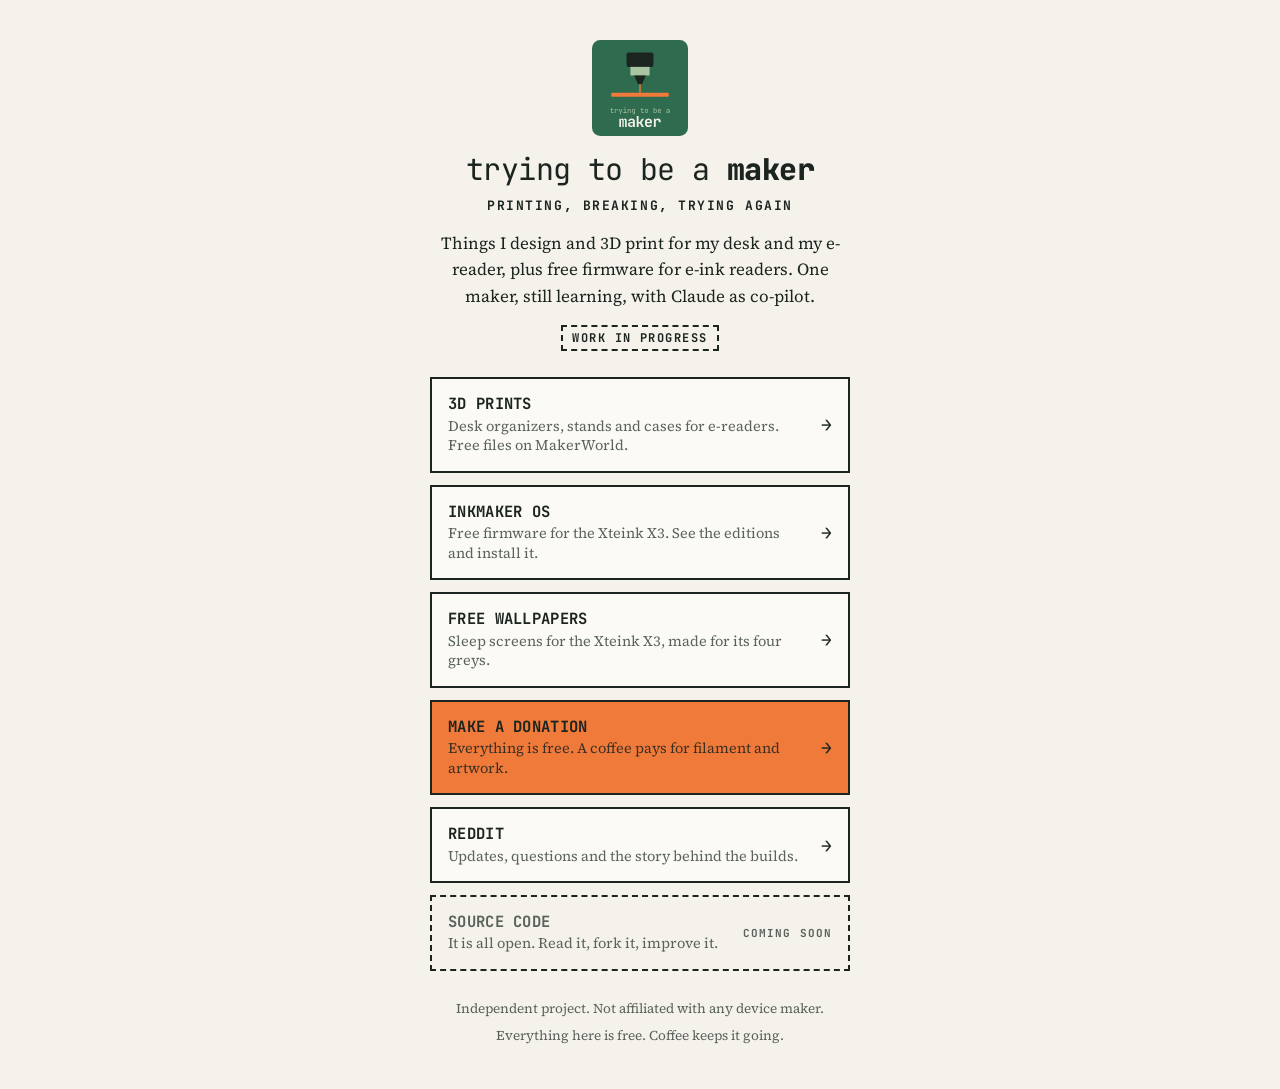
<file: links/index.html>
<!doctype html>
<html lang="en">
<head>
<meta charset="utf-8">
<meta name="viewport" content="width=device-width, initial-scale=1">
<title>Trying to be a Maker — links</title>
<meta name="description" content="Trying to be a Maker: 3D prints, add-ons for e-ink readers and free firmware. One maker, still learning, with Claude as co-pilot.">
<link rel="icon" type="image/svg+xml" href="../brand/favicon.svg">
<link rel="stylesheet" href="../brand/brand.css?v=e77d7192">
<script src="../brand/links.js?v=770abdc5"></script>
<script src="../brand/stats.js?v=b45d4a4b"></script>
<style>
  * { box-sizing:border-box; }
  body { margin:0; min-height:100vh; background:var(--paper); color:var(--ink); font:17px/1.55 var(--serif);
         display:flex; justify-content:center; -webkit-font-smoothing:antialiased; }
  main { width:100%; max-width:460px; padding:40px 20px 36px; }
  .top { text-align:center; }
  .top img.icon { width:96px; height:96px; display:block; margin:0 auto 18px; }
  h1 { font:400 30px/1 var(--mono); letter-spacing:-.02em; margin:0 0 12px; }
  h1 b { font-weight:800; }
  .tagline { font-family:var(--mono); font-weight:700; font-size:13px; letter-spacing:.12em; text-transform:uppercase; margin:0 0 14px; }
  .bio { margin:0 auto 10px; max-width:24em; }
  .wip { display:inline-block; font:700 12px var(--mono); letter-spacing:.12em; text-transform:uppercase;
         border:2px dashed var(--ink); padding:3px 9px; margin:6px 0 26px; }
  .list { display:grid; gap:12px; }
  a.row, div.row { display:flex; align-items:center; justify-content:space-between; gap:14px; text-decoration:none; color:var(--ink);
         border:2px solid var(--ink); background:var(--card); padding:15px 16px; }
  .row .t { font:700 15.5px/1.25 var(--mono); letter-spacing:.02em; text-transform:uppercase; }
  .row .d { display:block; font:400 14.5px/1.35 var(--serif); color:var(--mid); text-transform:none; letter-spacing:0; margin-top:3px; }
  .row .go { font:700 18px var(--mono); flex:none; }
  a.row:hover { transform:translate(-1px,-1px); box-shadow:4px 4px 0 var(--ink); }
  a.row.red { background:var(--orange); color:var(--ink); }
  a.row.red .d { color:var(--ink); opacity:.85; }
  div.row { border-style:dashed; background:transparent; color:var(--mid); }
  div.row .go { font-size:11px; letter-spacing:.1em; }
  footer { margin-top:28px; text-align:center; font-size:13.5px; color:var(--mid); }
  footer p { margin:0 0 6px; }
</style>
</head>
<body>
<main>
  <div class="top">
    <img class="icon" src="../brand/icon-dark.svg" alt="Trying to be a Maker logo">
    <h1>trying to be a <b>maker</b></h1>
    <p class="tagline">Printing, breaking, trying again</p>
    <p class="bio">Things I design and 3D print for my desk and my e-reader, plus free firmware for e-ink readers. One maker, still learning, with Claude as co-pilot.</p>
    <span class="wip">Work in progress</span>
  </div>

  <div class="list" id="list"></div>

  <footer>
    <p>Independent project. Not affiliated with any device maker.</p>
    <p>Everything here is free. Coffee keeps it going.</p>
  </footer>
</main>

<script>
  (function () {
    var L = window.CI_LINKS || {};
    var rows = [
      { t: "3D prints",        d: "Desk organizers, stands and cases for e-readers. Free files on MakerWorld.", url: L.makerworld },
      { t: "InkMaker OS",      d: "Free firmware for the Xteink X3. See the editions and install it.", url: "../", always: true },
      { t: "Free wallpapers",  d: "Sleep screens for the Xteink X3, made for its four greys.", url: "../wallpapers.html", always: true },
      { t: "Make a donation",  d: "Everything is free. A coffee pays for filament and artwork.", url: L.donate, red: true },
      { t: "Reddit",           d: "Updates, questions and the story behind the builds.", url: L.reddit },
      { t: "Source code",      d: "It is all open. Read it, fork it, improve it.", url: L.github }
    ];
    var list = document.getElementById("list");
    rows.forEach(function (r) {
      var live = !!r.url;
      var el = document.createElement(live ? "a" : "div");
      el.className = "row" + (live && r.red ? " red" : "");
      if (live) { el.href = r.url; el.setAttribute("data-count", "link/" + r.t); if (!r.always) { el.target = "_blank"; el.rel = "noopener"; } }
      var txt = document.createElement("span"); txt.className = "t"; txt.textContent = r.t;
      var d = document.createElement("span"); d.className = "d"; d.textContent = r.d; txt.appendChild(d);
      var go = document.createElement("span"); go.className = "go"; go.textContent = live ? "→" : "COMING SOON";
      el.appendChild(txt); el.appendChild(go); list.appendChild(el);
    });
  })();
</script>
</body>
</html>
</file>
<file: brand/brand.css>
/* Trying to be a Maker — brand tokens and shared pieces (site, link page, post templates).
   Source of truth: 03_SITO/brand/brand.css. Palette V1 "bosco e arancio" (23 nov 2026). */
@import url("https://fonts.googleapis.com/css2?family=JetBrains+Mono:wght@400;700;800&family=Source+Serif+4:ital,opsz,wght@0,8..60,400;0,8..60,600;1,8..60,400&display=swap");

:root {
  --paper: #F4F2EA;   /* page background */
  --card:  #FBFAF5;   /* raised surfaces */
  --ink:   #1C2420;   /* text, frames (green-black) */
  --mid:   #59625C;   /* secondary text */
  --soft:  #D5DACF;   /* hairlines */
  --line:  #1C2420;   /* frames */
  --green: #2F6B4F;   /* main colour: title bands, inverted words, big surfaces */
  --sage:  #A9C4A0;   /* light green: on dark backgrounds, highlights */
  --orange: #F07A3A;  /* the accent: one per view (support button, the cursor) */
  --orange-text: #B4511D; /* orange for small text on paper (contrast) */
  /* old names, kept so older pages still work: "red" is now the orange accent */
  --red: var(--orange);
  --red-text: var(--orange-text);
  --mono: "JetBrains Mono", ui-monospace, "SF Mono", Menlo, Consolas, monospace;
  --serif: "Source Serif 4", Georgia, "Iowan Old Style", serif;
}

/* Wordmark: the "tbamaker._" mark (image) + "trying to be a maker" */
.wm { display:inline-flex; align-items:center; gap:.5em; font-family:var(--mono); font-weight:400;
      letter-spacing:-.01em; color:var(--ink); text-decoration:none; white-space:nowrap; }
.wm img { height:1.5em; width:auto; display:block; }
.wm b { font-weight:800; }
.wm .wmt { font-size:.82em; }
.wm.inv { color:var(--paper); }
/* old "Lab" box, no longer used in the wordmark */
.lab { display:none; }

/* "System window": green title band over a framed card */
.win { border:2px solid var(--ink); background:var(--card); }
.win > header { background:var(--green); color:var(--paper); font-family:var(--mono); font-size:13px; font-weight:700;
                letter-spacing:.12em; padding:6px 12px; text-transform:uppercase; display:flex; justify-content:space-between; gap:10px; }

.btn { display:inline-block; font-family:var(--mono); font-size:15px; font-weight:700; letter-spacing:.04em; text-transform:uppercase;
       text-decoration:none; padding:13px 20px; border:2px solid var(--ink); background:var(--ink); color:var(--paper); cursor:pointer; }
.btn.ghost { background:transparent; color:var(--ink); }
.btn.red, .btn.accent { background:var(--orange); border-color:var(--ink); color:var(--ink); }
.btn:hover { transform:translate(-1px,-1px); box-shadow:3px 3px 0 var(--ink); }
/* the cursor: a short orange bar, the brand's "still trying" sign (was the red pixel) */
.px { display:inline-block; width:.9em; height:.2em; background:var(--orange); vertical-align:baseline; }
</file>
